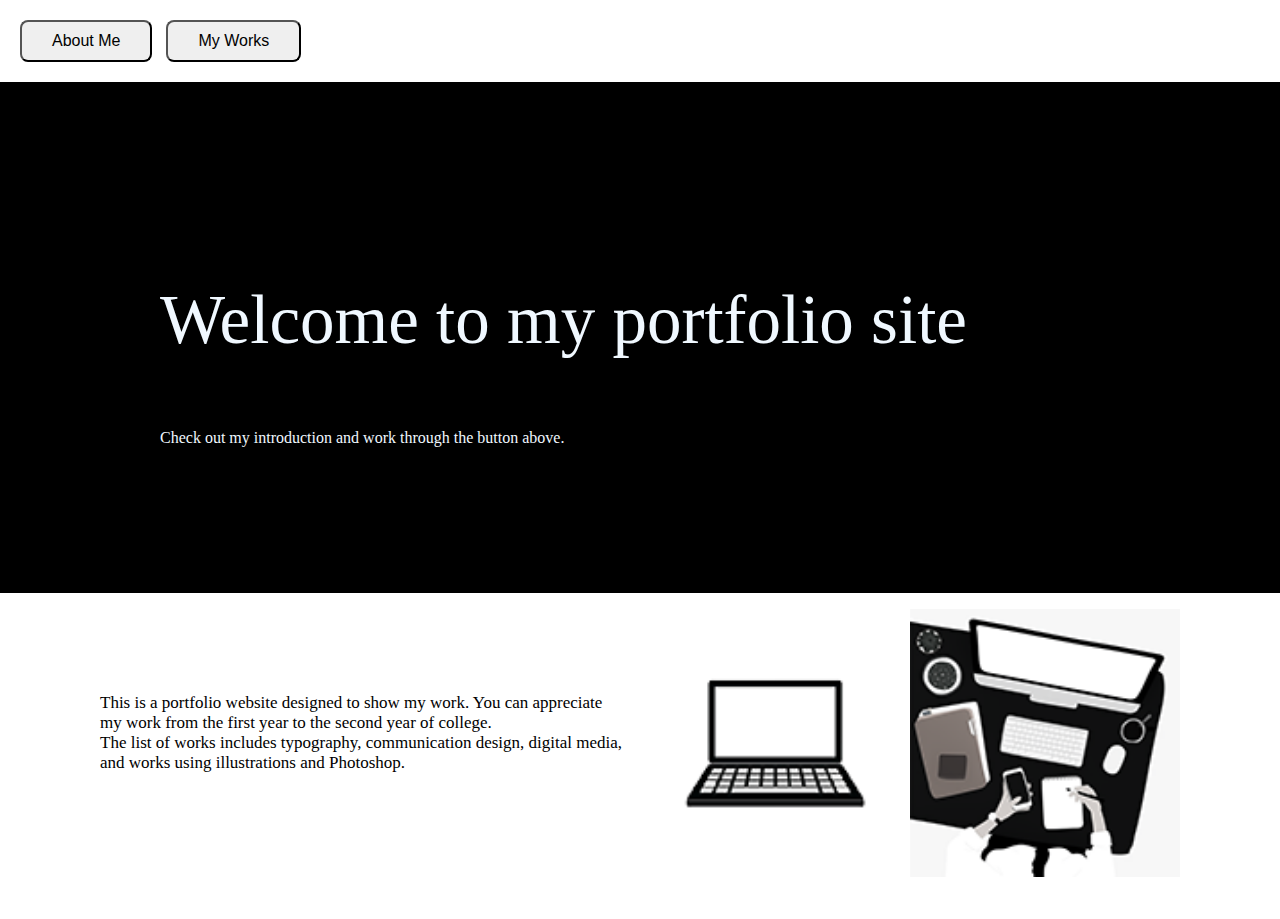
<file: index.html>
<!DOCTYPE html>
<html lang="ko">
  <head>
    <meta charset="UTF-8" />
    <meta name="viewport" content="width=device-width, initial-scale=1.0" />
    <title>My Portfolio</title>
    <link rel="stylesheet" href="./style/style.css" />
  </head>
  <body>
    <div class="navigation2">
      <button id="aboutBtn" class="nav-button">About Me</button>
      <button id="workBtn" class="nav-button">My Works</button>
    </div>
    <div class="page">
      <p class="tittle1">Welcome to my portfolio site</p>
      <p>Check out my introduction and work through the button above.</p>
    </div>
    <div class="page2">
      <p class="text">
        This is a portfolio website designed to show my work.<bar /> You can
        appreciate<br />
        my work from the first year to the second year of college.<br />The list
        of works includes typography, communication design, digital media, and
        works using illustrations and Photoshop.
      </p>
      <p><img src="./img/image1.png" class="image3" /></p>
      <p><img src="./img/image4.jpg" class="image3" /></p>
    </div>

    <script>
      // 버튼 요소 가져오기
      const aboutBtn = document.getElementById('aboutBtn');
      const workBtn = document.getElementById('workBtn');

      // About 버튼 클릭 시 aboutme.html로 이동
      aboutBtn.addEventListener('click', function () {
        window.location.href = 'aboutme.html';
      });

      // Work 버튼 클릭 시 mywork.html로 이동
      workBtn.addEventListener('click', function () {
        window.location.href = 'mywork.html';
      });
    </script>
  </body>
</html>
</file>
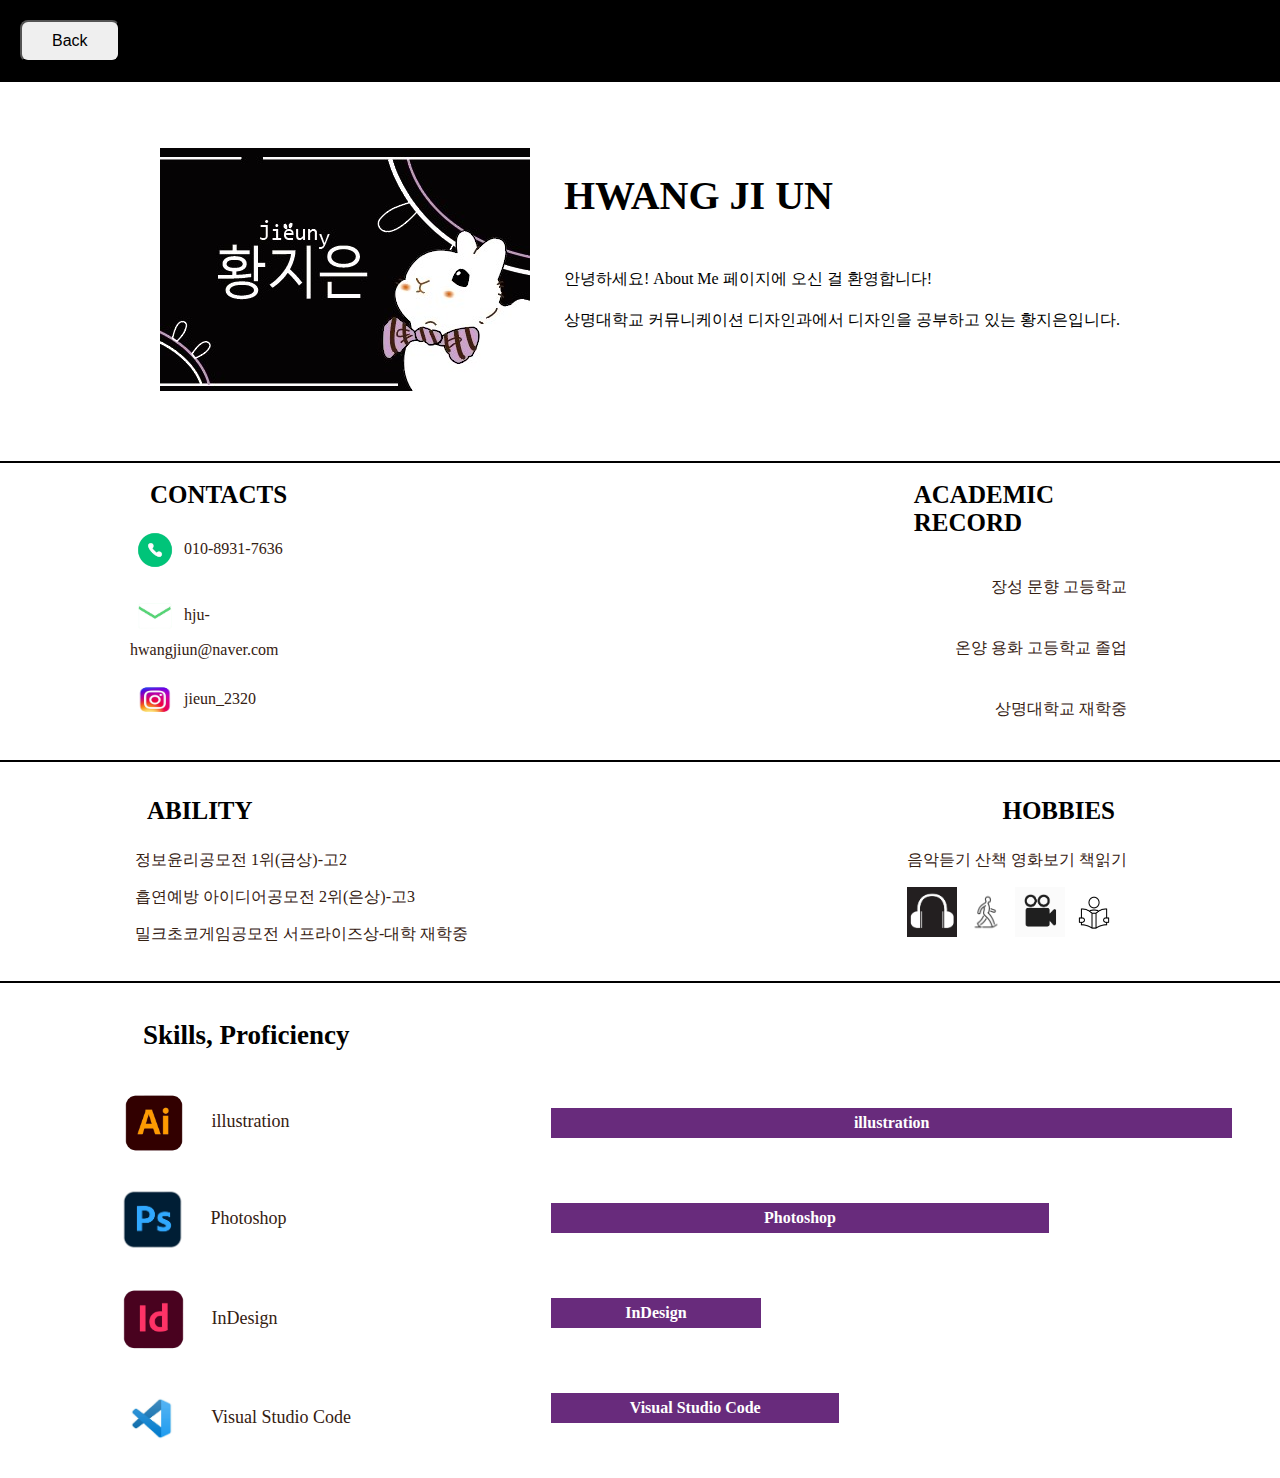
<file: aboutme.html>
<!DOCTYPE html>
<html lang="ko">
  <head>
    <meta charset="UTF-8" />
    <meta name="viewport" content="width=device-width, initial-scale=1.0" />
    <title>About me</title>
    <link rel="stylesheet" href="./style/style.css" />
  </head>
  <body>
    <div class="navigation">
      <button id="backBtn" class="nav-button">Back</button>
    </div>
    <div id="about" class="container">
      <div class="container1">
        <div class="container1__left">
          <p><img src="./img/image3.jpg" /></p>
        </div>
        <div class="container1__right">
          <p class="name">HWANG JI UN</p>
          <p class="intro">안녕하세요! About Me 페이지에 오신 걸 환영합니다!</p>
          <p class="intro">
            상명대학교 커뮤니케이션 디자인과에서 디자인을 공부하고 있는
            황지은입니다.
          </p>
        </div>
      </div>
      <div class="container2">
        <div class="container2__left">
          <p class="name2">CONTACTS</p>
          <p>
            <img src="./img/icon1-1.png" class="small-image" /> 010-8931-7636
          </p>
          <p>
            <img src="./img/icon2-2.png" class="small-image" />
            hju-hwangjiun@naver.com
          </p>
          <p><img src="./img/icon3-3.png" class="small-image" /> jieun_2320</p>
        </div>
        <div class="container2__right">
          <p class="name2-2">ACADEMIC RECORD</p>
          <p class="intro2">장성 문향 고등학교</p>
          <p class="intro2">온양 용화 고등학교 졸업</p>
          <p class="intro2">상명대학교 재학중</p>
        </div>
      </div>
      <div class="container3">
        <div class="container3__left">
          <p class="name3">ABILITY</p>
          <p class="intro3">정보윤리공모전 1위(금상)-고2</p>
          <p class="intro3">흡연예방 아이디어공모전 2위(은상)-고3</p>
          <p class="intro3">밀크초코게임공모전 서프라이즈상-대학 재학중</p>
        </div>
        <div class="container3__right">
          <p class="name3-2">HOBBIES</p>
          <p class="intro3-2">음악듣기 산책 영화보기 책읽기</p>
          <p>
            <img src="./img/icon4-4.jpg" class="small-image" />
            <img src="./img/icon5-5.jpg" class="small-image" />
            <img src="./img/icon6-6-6.jpg" class="small-image" />
            <img src="./img/icon7-7.jpg" class="small-image" />
          </p>
        </div>
      </div>
      <div class="container4">
        <div class="container4__left">
          <p class="name4">Skills, Proficiency</p>
          <p><img src="./img/icon8-8.png" class="big-image" /> illustration</p>
          <p>
            <img src="./img/icon9-9-9.jpg.png" class="big2-image" /> Photoshop
          </p>
          <p><img src="./img/icon10.png" class="big3-image" /> InDesign</p>
          <p>
            <img src="./img/icon11.png" class="big4-image" /> Visual Studio Code
          </p>
        </div>
        <div class="container4__right">
          <div class="bar" style="width: 520%">illustration</div>
          <div class="bar" style="width: 380%">Photoshop</div>
          <div class="bar" style="width: 160%">InDesign</div>
          <div class="bar" style="width: 220%">Visual Studio Code</div>
        </div>
      </div>
    </div>

    <script>
      // 버튼 요소 가져오기
      const backBtn = document.getElementById('backBtn');

      // Back 버튼 클릭 시 index.html로 이동
      backBtn.addEventListener('click', function () {
        window.location.href = 'index.html';
      });
    </script>
  </body>
</html>
</file>
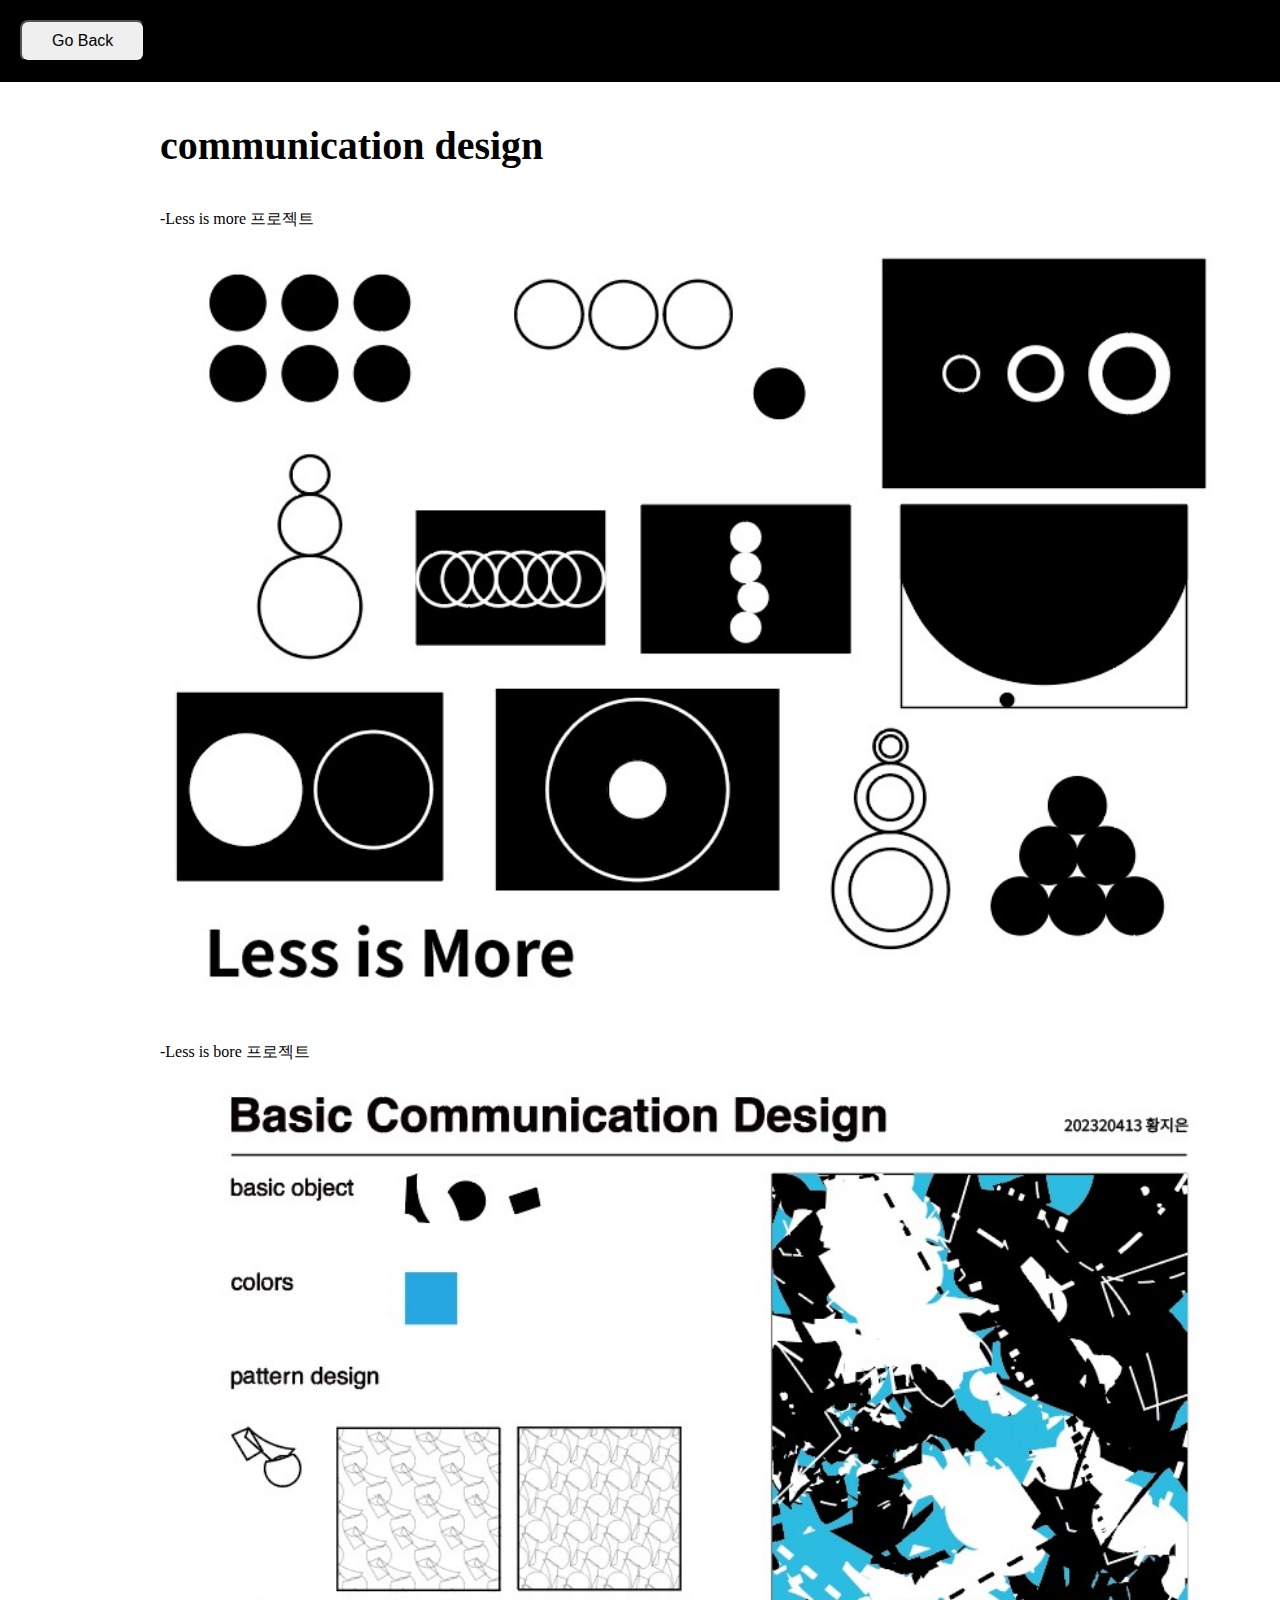
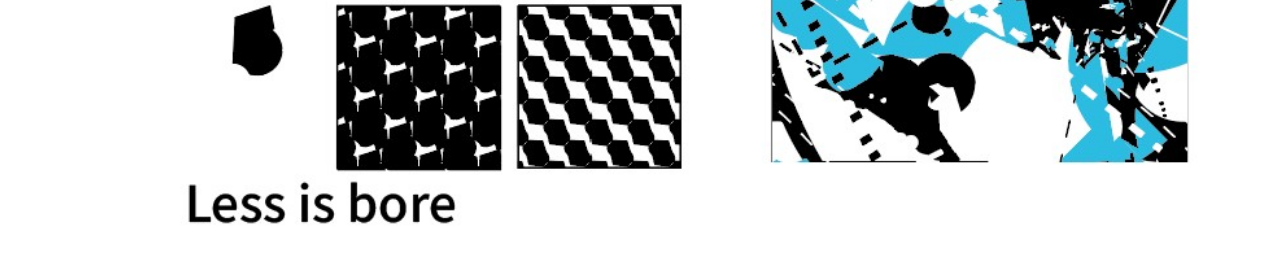
<file: communication-design.html>
<!DOCTYPE html>
<html lang="ko">
  <head>
    <meta charset="UTF-8" />
    <meta name="viewport" content="width=device-width, initial-scale=1.0" />
    <title>typography</title>
    <link rel="stylesheet" href="./style/style.css" />
  </head>
  <body>
    <div class="navigation">
      <button id="gobackBtn" class="nav-button">Go Back</button>
    </div>
    <div class="container-3">
      <p class="tittle-3">communication design</p>
      <p>-Less is more 프로젝트</p>
      <p><img src="./img/work3.jpg" class="big-image" /></p>
      <p>-Less is bore 프로젝트</p>
      <p><img src="./img/work4.jpg" class="big-image" /></p>
    </div>
    <script>
      // 버튼 요소 가져오기
      const gobackBtn = document.getElementById('gobackBtn');

      // Go Back 버튼 클릭 시 mywork.html로 이동
      gobackBtn.addEventListener('click', function () {
        window.location.href = 'mywork.html';
      });
    </script>
  </body>
</html>
</file>
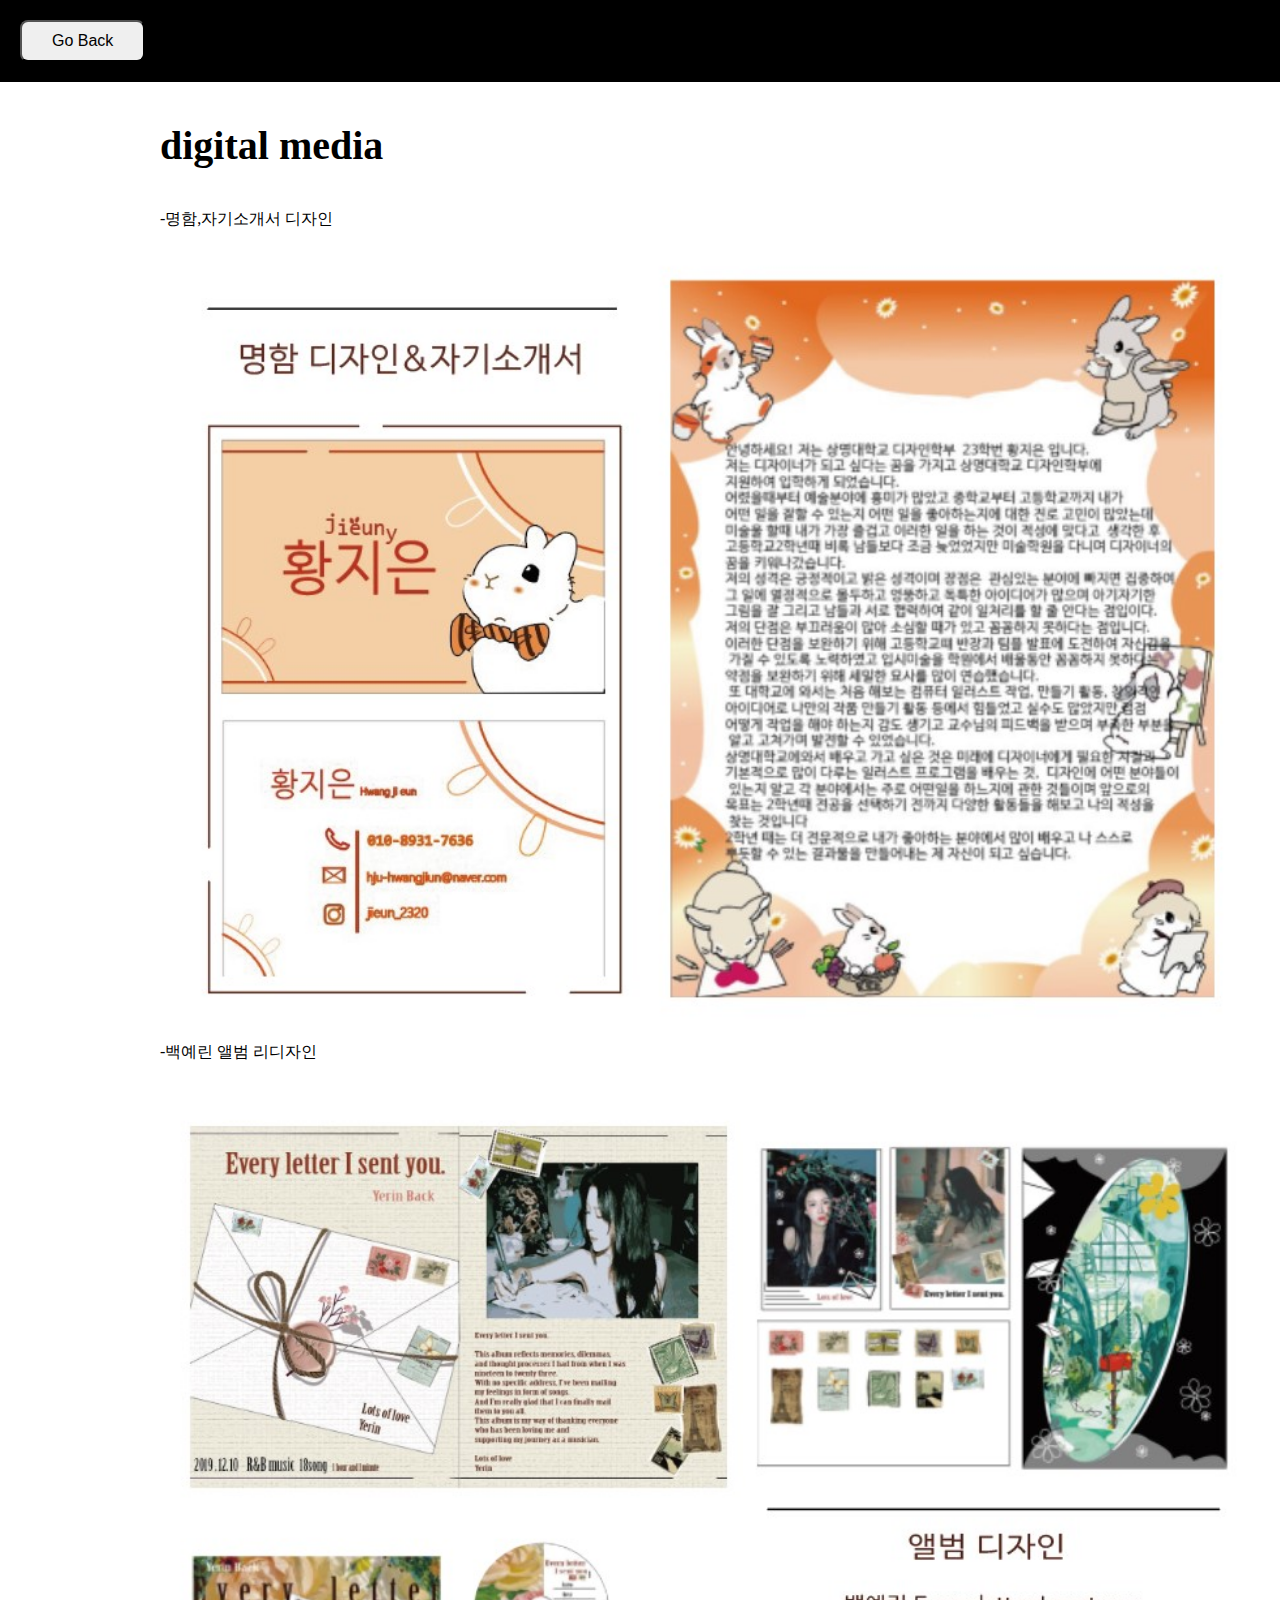
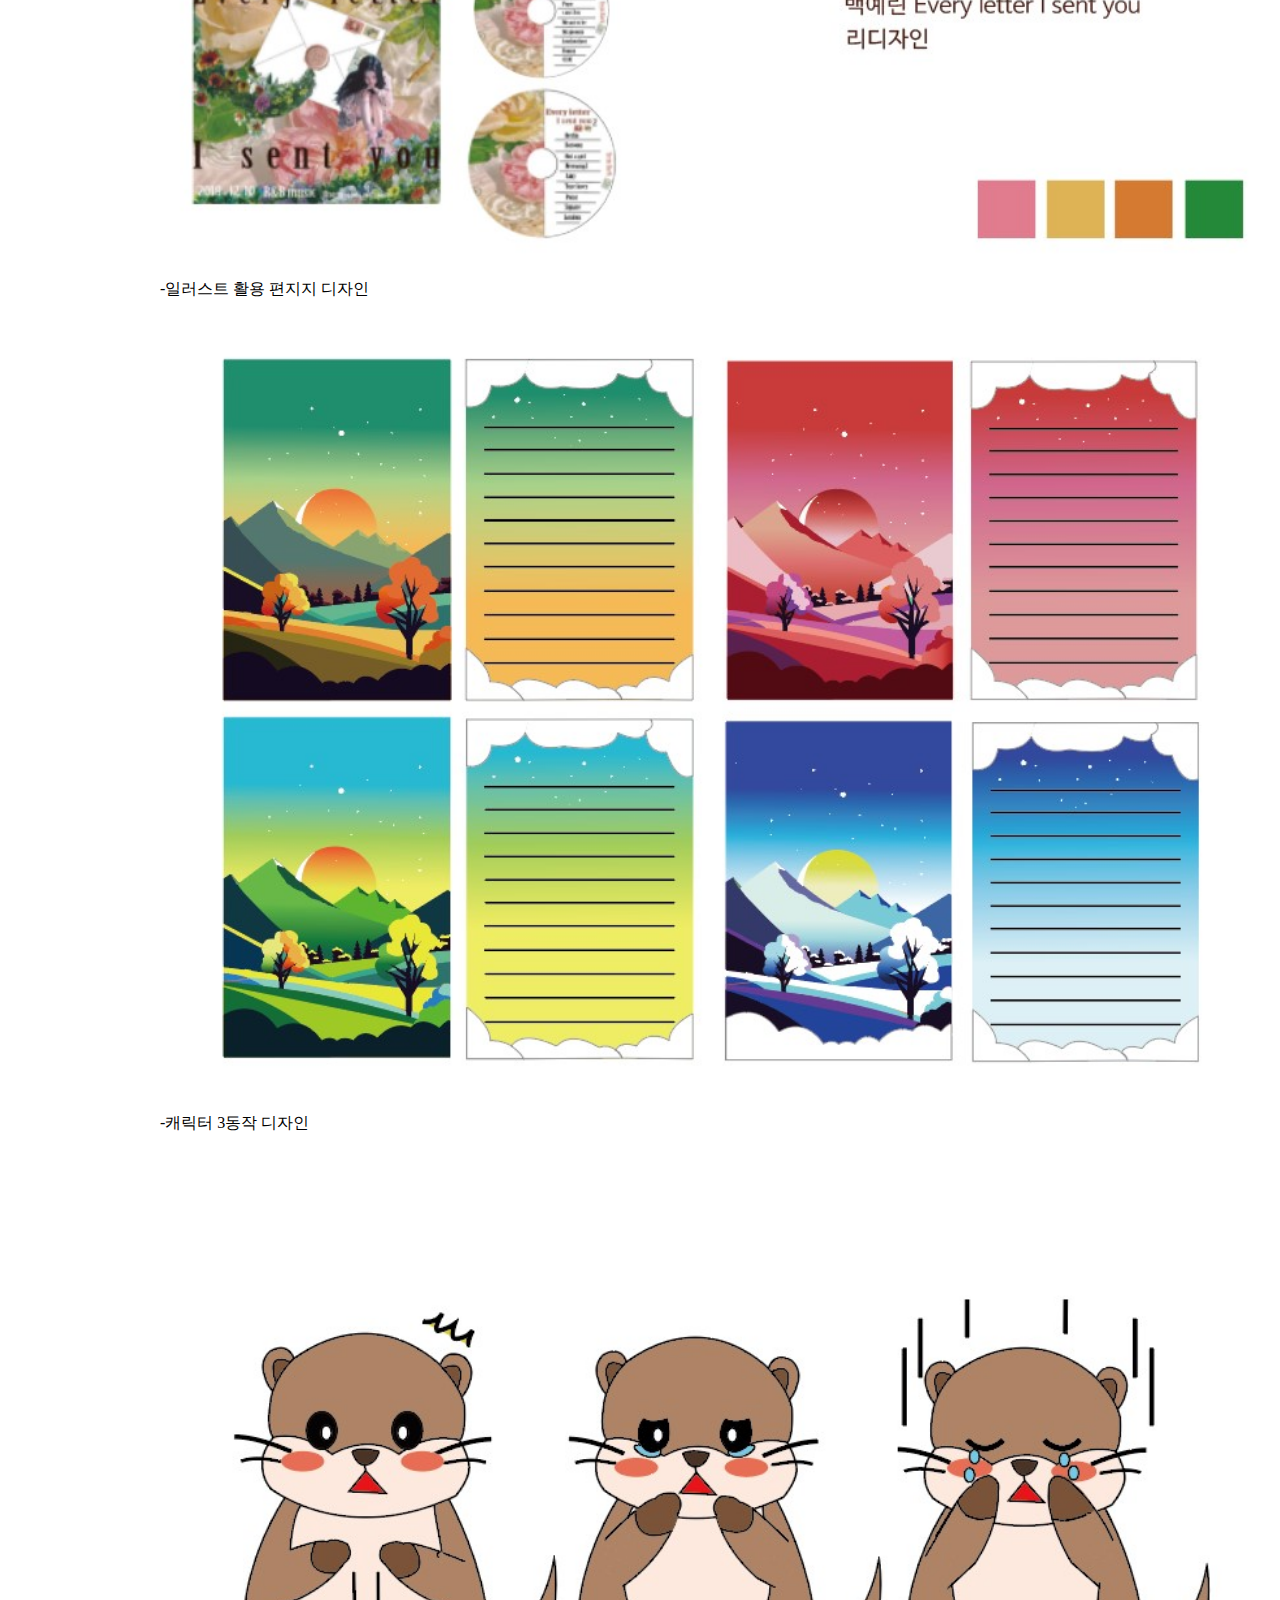
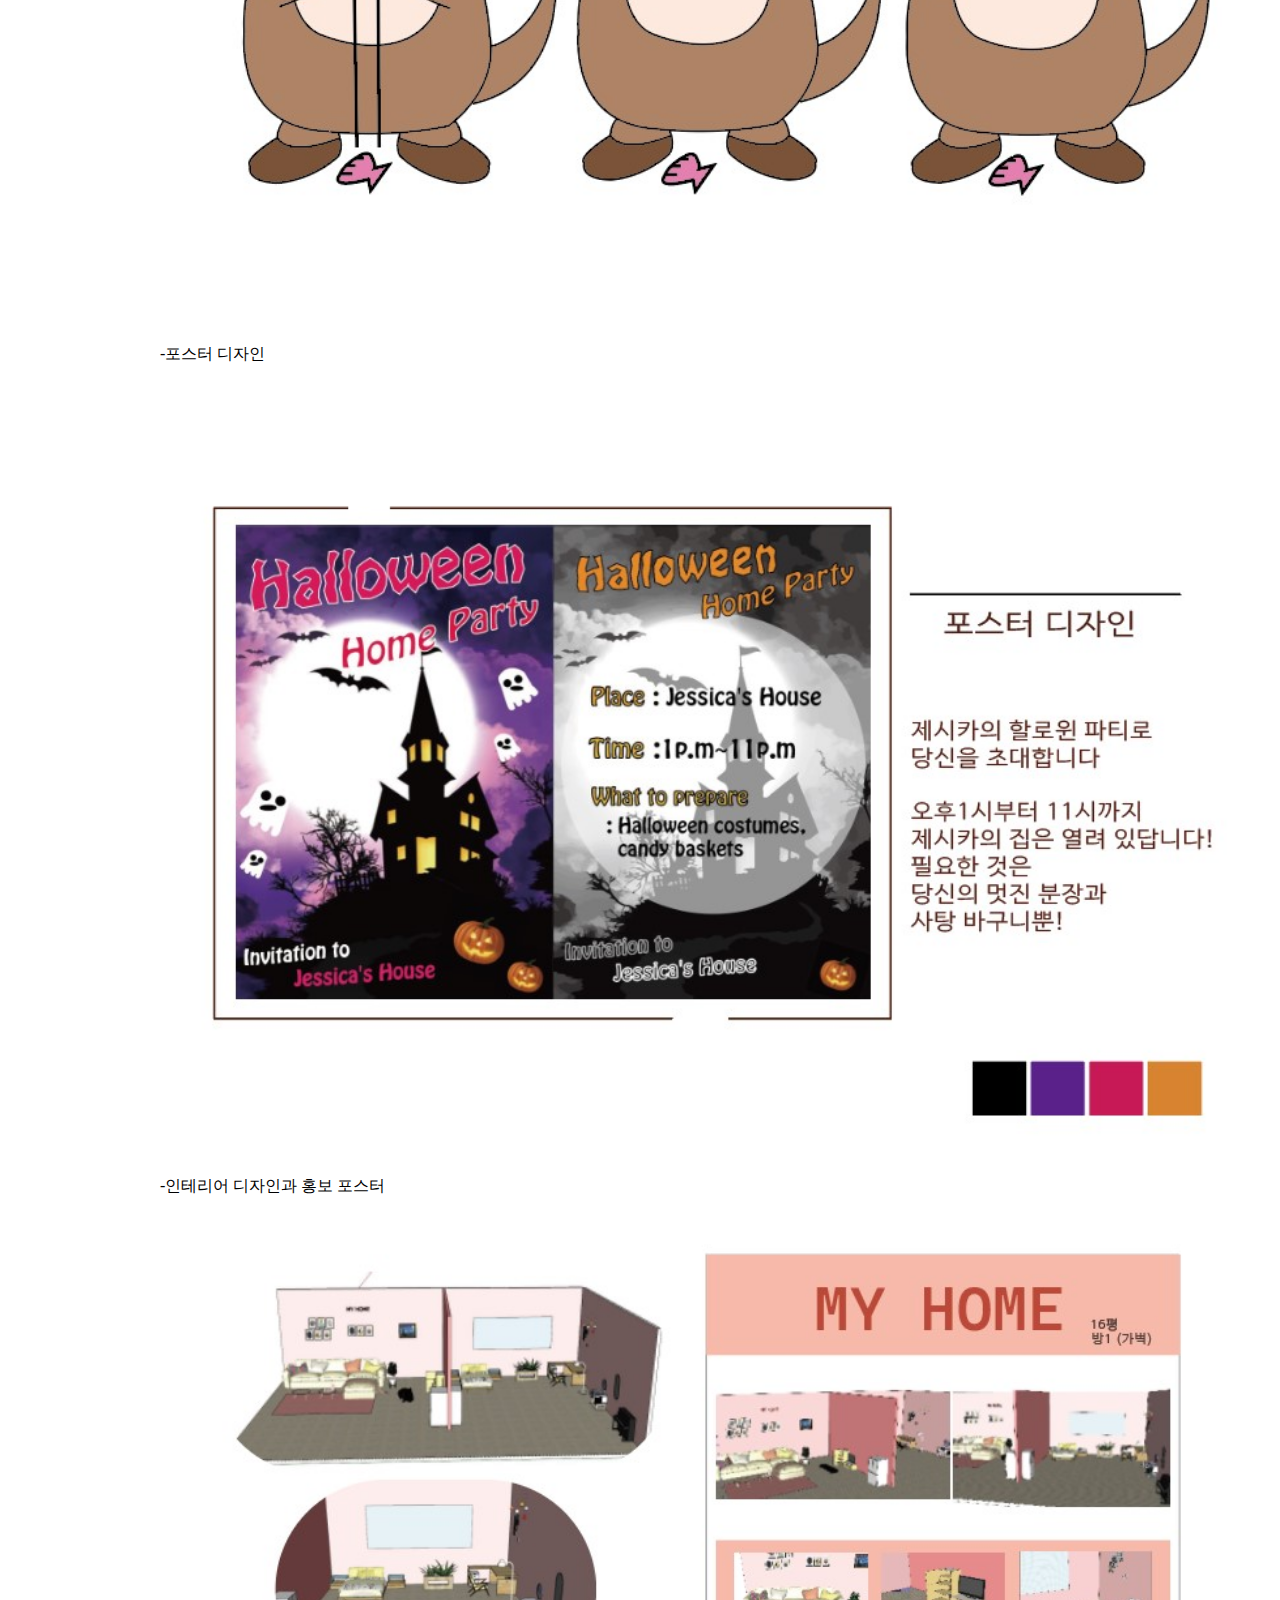
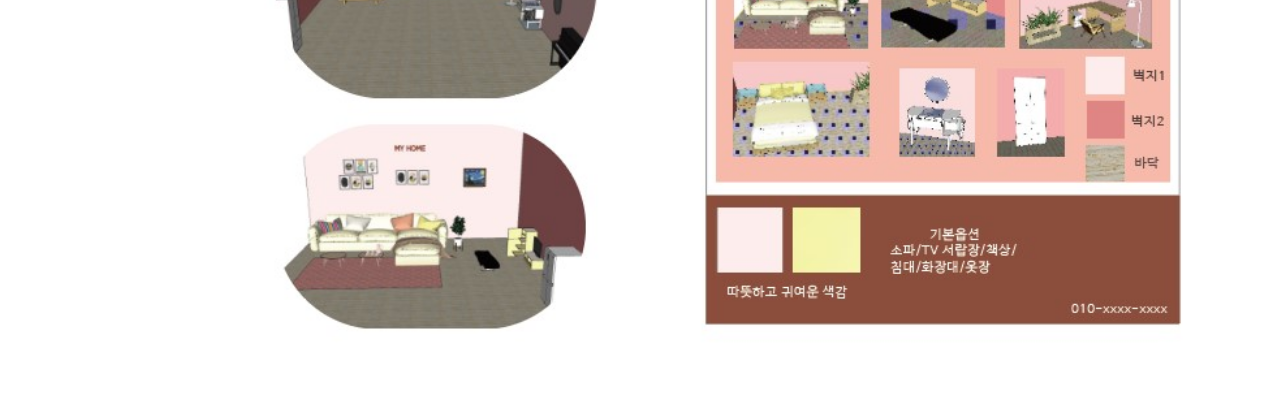
<file: digital-media.html>
<!DOCTYPE html>
<html lang="ko">
  <head>
    <meta charset="UTF-8" />
    <meta name="viewport" content="width=device-width, initial-scale=1.0" />
    <title>digital-media</title>
    <link rel="stylesheet" href="./style/style.css" />
  </head>
  <body>
    <div class="navigation">
      <button id="gobackBtn" class="nav-button">Go Back</button>
    </div>
    <div class="container-3">
      <p class="tittle-3">digital media</p>
      <p>-명함,자기소개서 디자인</p>
      <p><img src="./img/work5.jpg" class="big-image" /></p>
      <p>-백예린 앨범 리디자인</p>
      <p><img src="./img/work6.jpg" class="big-image" /></p>
      <p>-일러스트 활용 편지지 디자인</p>
      <p><img src="./img/work7.jpg" class="big-image" /></p>
      <p>-캐릭터 3동작 디자인</p>
      <p><img src="./img/work8.jpg" class="big-image" /></p>
      <p>-포스터 디자인</p>
      <p><img src="./img/work10.jpg" class="big-image" /></p>
      <p>-인테리어 디자인과 홍보 포스터</p>
      <p><img src="./img/work11.jpg" class="big-image" /></p>
    </div>
    <script>
      // 버튼 요소 가져오기
      const gobackBtn = document.getElementById('gobackBtn');

      // Go Back 버튼 클릭 시 mywork.html로 이동
      gobackBtn.addEventListener('click', function () {
        window.location.href = 'mywork.html';
      });
    </script>
  </body>
</html>
</file>
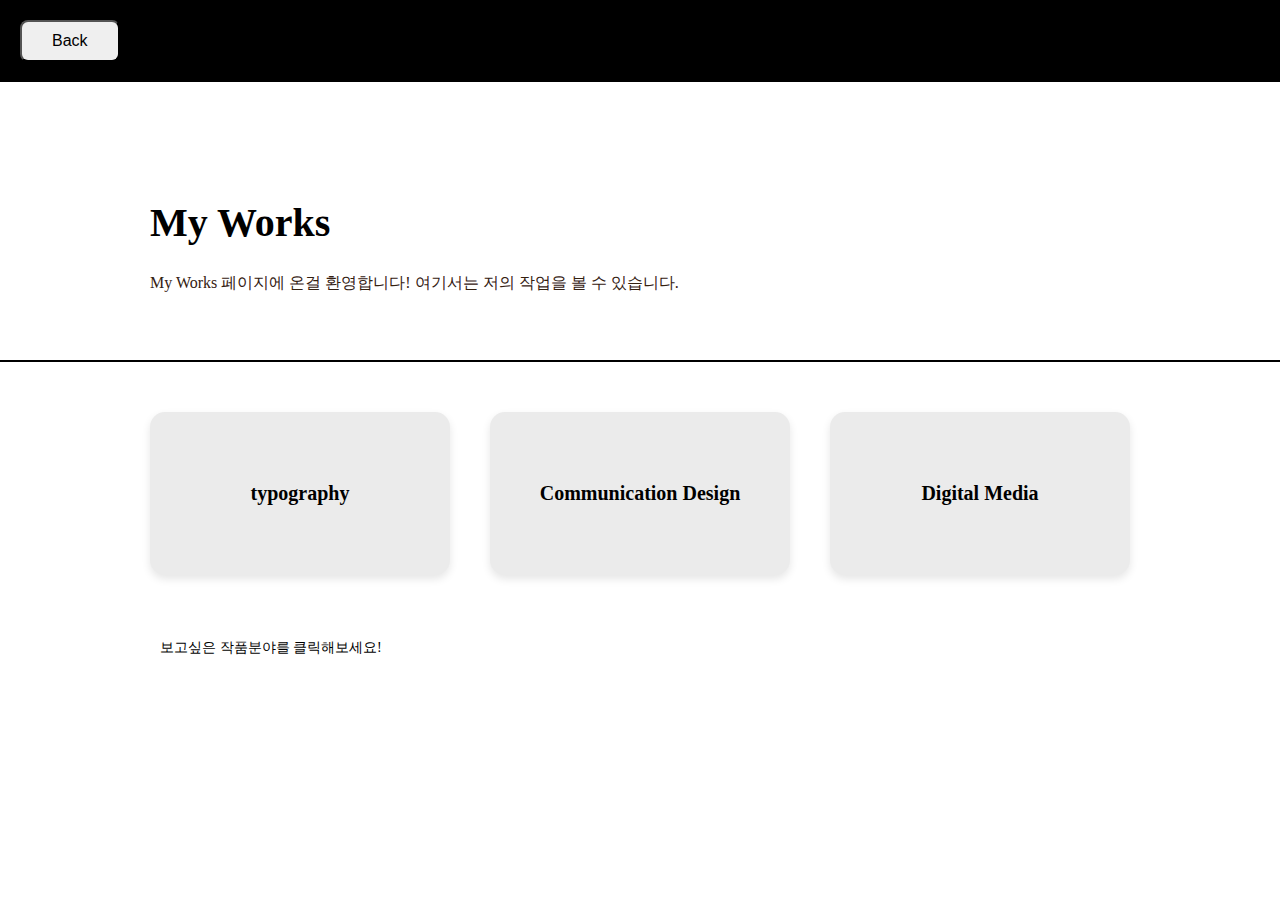
<file: mywork.html>
<!DOCTYPE html>
<html lang="ko">
  <head>
    <meta charset="UTF-8" />
    <meta name="viewport" content="width=device-width, initial-scale=1.0" />
    <title>My Works</title>
    <link rel="stylesheet" href="./style/style.css" />
  </head>
  <body>
    <div class="navigation">
      <button id="backBtn" class="nav-button">Back</button>
    </div>
    <div class="container-2">
      <h1 class="name5">My Works</h1>
      <p>
        My Works 페이지에 온걸 환영합니다! 여기서는 저의 작업을 볼 수 있습니다.
      </p>
    </div>
    <div class="work1">
      <p class="work-item" id="typography">typography</p>
      <p class="work-item" id="communication-design">Communication Design</p>
      <p class="work-item" id="digital-media">Digital Media</p>
    </div>
    <p class="text2">보고싶은 작품분야를 클릭해보세요!</p>
    <script>
      // 버튼 요소 가져오기
      const backBtn = document.getElementById('backBtn');

      // Back 버튼 클릭 시 index.html로 이동
      backBtn.addEventListener('click', function () {
        window.location.href = 'index.html';
      });
      // Work 항목 클릭 시 해당 페이지로 이동
      document
        .getElementById('typography')
        .addEventListener('click', function () {
          window.location.href = 'typography.html';
        });

      document
        .getElementById('communication-design')
        .addEventListener('click', function () {
          window.location.href = 'communication-design.html';
        });

      document
        .getElementById('digital-media')
        .addEventListener('click', function () {
          window.location.href = 'digital-media.html';
        });
    </script>
  </body>
</html>
</file>
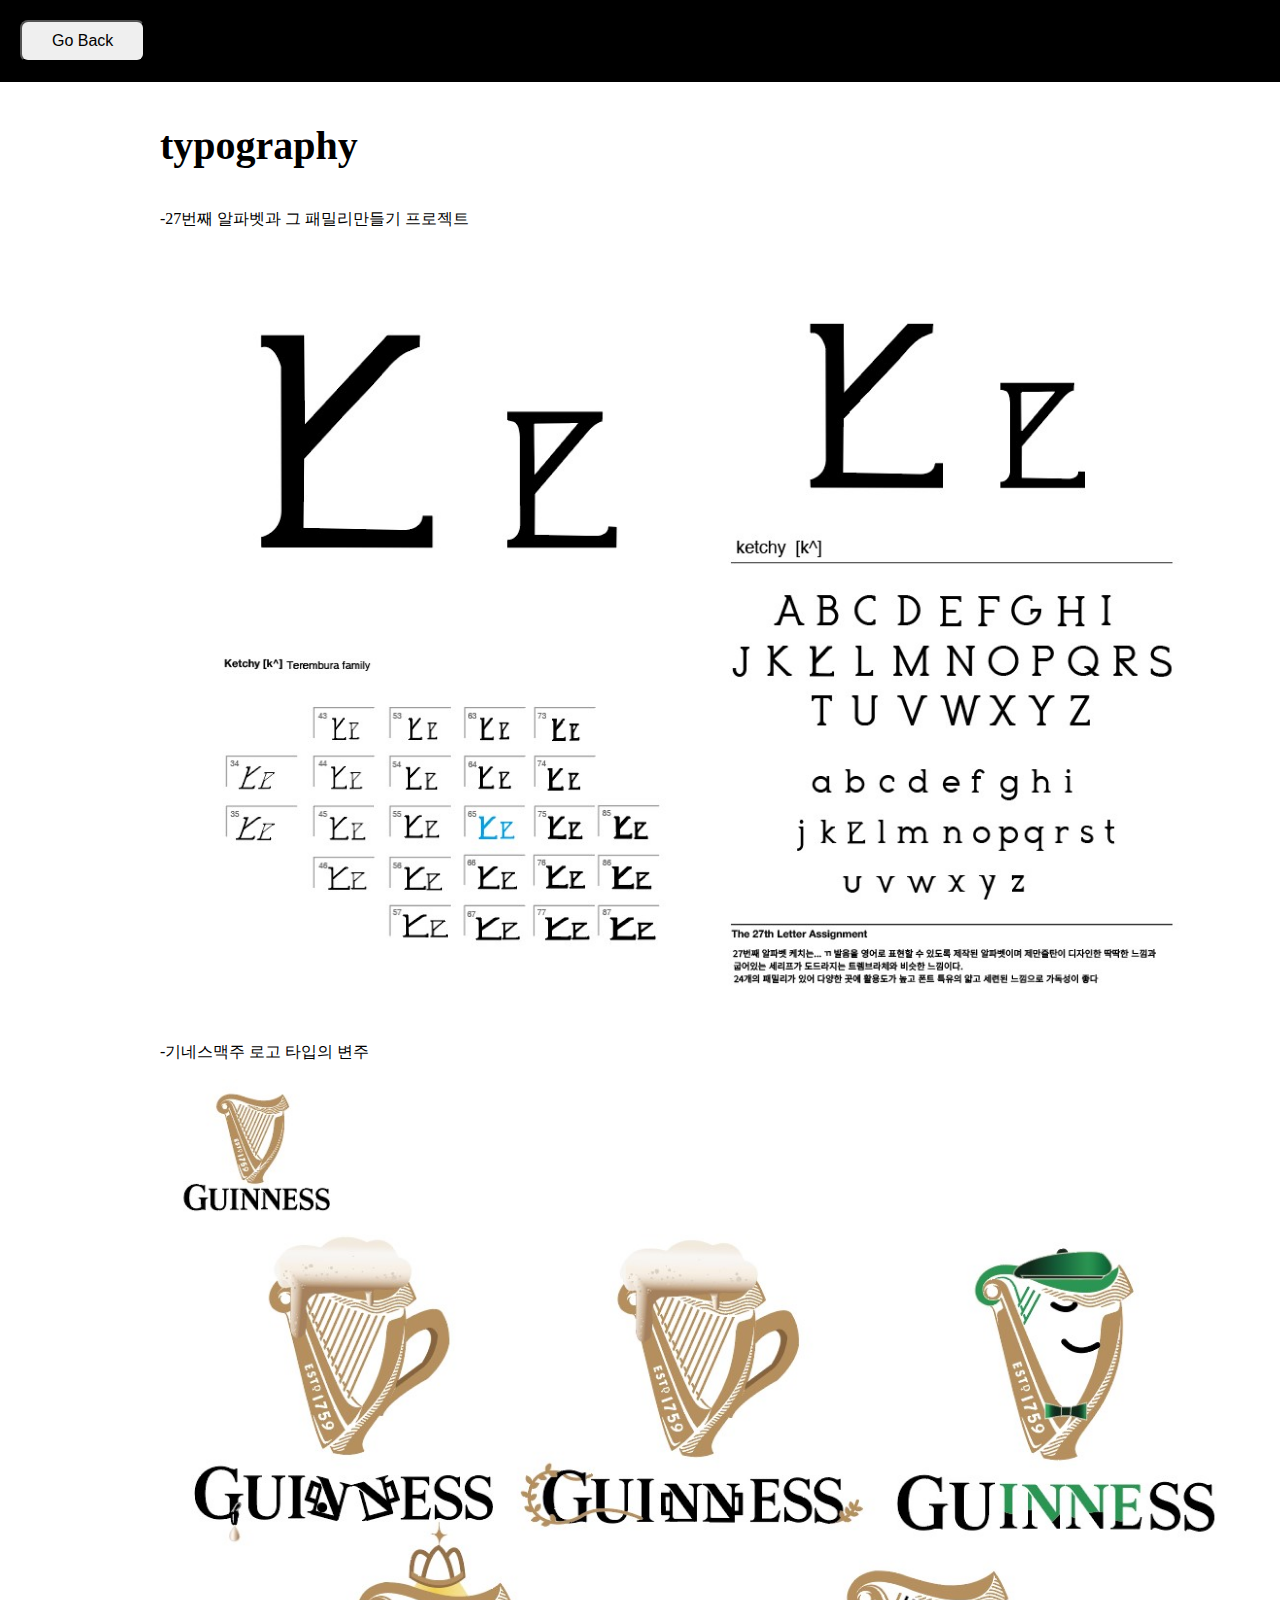
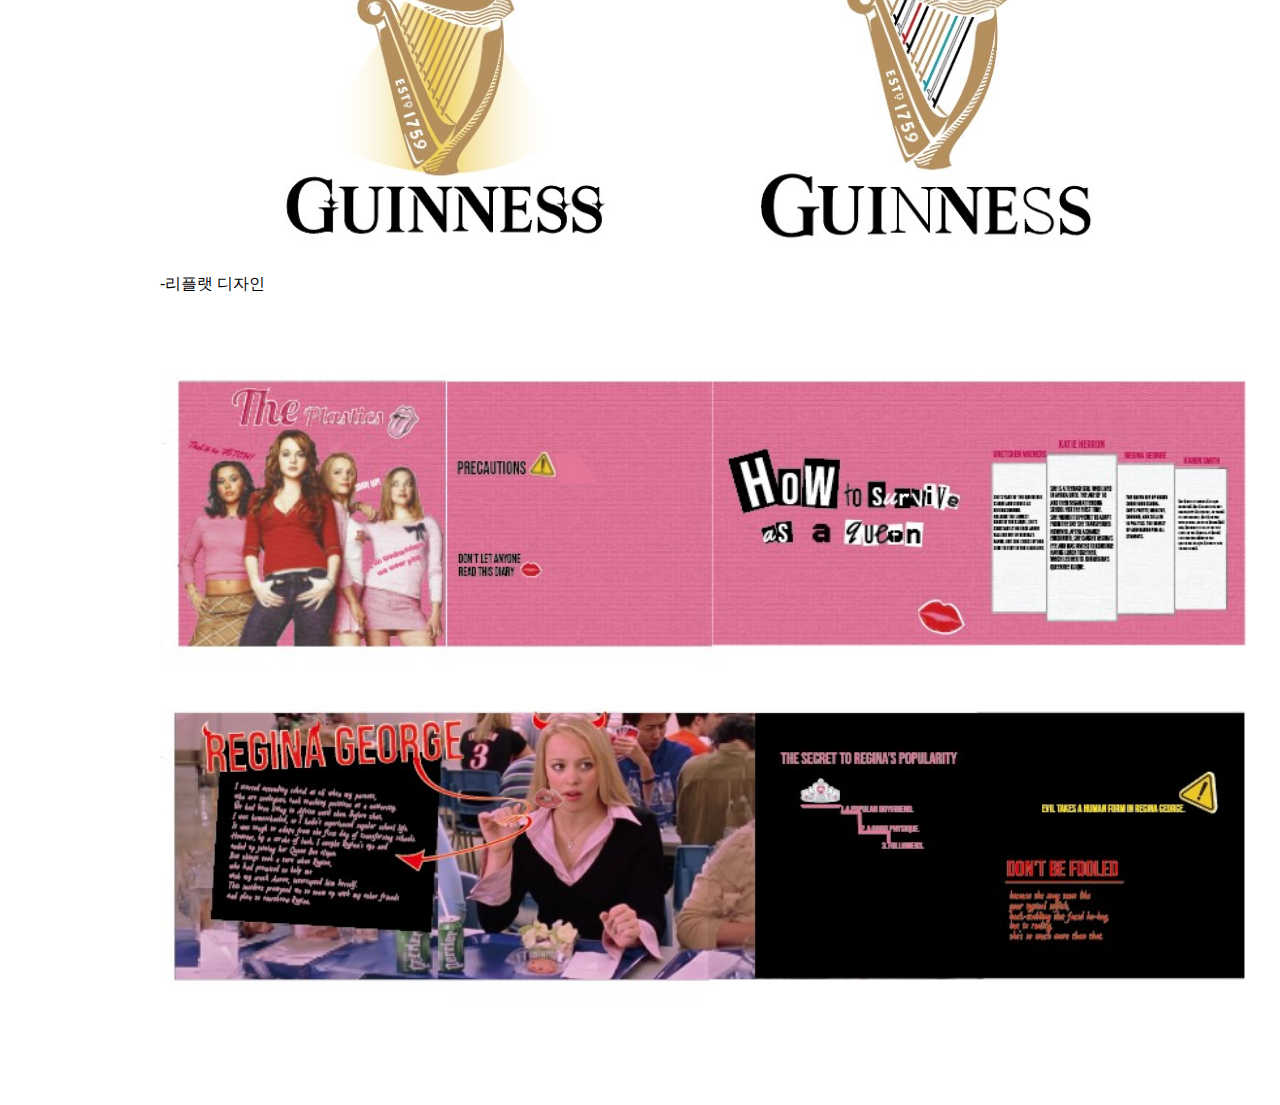
<file: typography.html>
<!DOCTYPE html>
<html lang="ko">
  <head>
    <meta charset="UTF-8" />
    <meta name="viewport" content="width=device-width, initial-scale=1.0" />
    <title>typography</title>
    <link rel="stylesheet" href="./style/style.css" />
  </head>
  <body>
    <div class="navigation">
      <button id="gobackBtn" class="nav-button">Go Back</button>
    </div>
    <div class="container-3">
      <p class="tittle-3">typography</p>
      <p>-27번째 알파벳과 그 패밀리만들기 프로젝트</p>
      <p><img src="./img/work1.jpg" class="big-image" /></p>
      <p>-기네스맥주 로고 타입의 변주</p>
      <p><img src="./img/work2.jpg" class="big-image" /></p>
      <p>-리플랫 디자인</p>
      <p><img src="./img/work12.jpg" class="big-image" /></p>
    </div>
    <script>
      // 버튼 요소 가져오기
      const gobackBtn = document.getElementById('gobackBtn');

      // Go Back 버튼 클릭 시 mywork.html로 이동
      gobackBtn.addEventListener('click', function () {
        window.location.href = 'mywork.html';
      });
    </script>
  </body>
</html>
</file>
<file: style/style.css>
@charset "UTF-8";
* {
  box-sizing: border-box;
}

body {
  margin: 0;
}

.navigation {
  padding: 15px;
  margin: 0;
  background-color: black;
}

.navigation2 {
  padding: 15px;
  margin: 0;
}

.nav-button {
  /* 버튼 배경색 */
  color: black; /* 버튼 텍스트 색 */
  border-color: black;
  padding: 10px 30px; /* 여백 조정 */
  margin: 5px; /* 버튼 간격 */
  border-radius: 8px; /* 둥근 테두리 */
  cursor: pointer; /* 커서 모양 변경 */
  font-size: 16px; /* 폰트 크기 */
}

.container {
  max-width: 100%;
  margin: 0;
}

.container1 {
  padding-inline: 160px;
  padding-block: 50px;
  text-align: left;
  justify-content: space-between;
  border-bottom: 2px solid black; /* 선의 두께와 색상 */
  margin: 10px 0; /* 선 위아래의 여백 */
  margin-block: 0;
  display: flex;
}

.container1__right .name {
  font-size: 40px;
  font-weight: bold;
  color: black;
  margin-block: 10px;
  margin-bottom: 50px;
  margin-top: 40px;
}

.container1__right .intro {
  font-size: 16px;
  color: black;
  margin-top: 20px;
}

.container2 {
  padding-left: 60px;
  padding-right: 10px;
  display: flex;
  border-bottom: 2px solid black; /* 선의 두께와 색상 */
  margin: 10px 0; /* 선 위아래의 여백 */
  justify-content: space-between;
}

.small-image {
  width: 50px; /* 원하는 크기로 조절 */
  height: auto;
  height: 50px;
  vertical-align: middle;
  gap: 5px;
}

.container2__left {
  margin-left: 70px;
  color: #342011;
}

.container2__left .name2 {
  font-size: 25px;
  font-weight: bold;
  color: black;
  margin-block: 8px;
  margin-left: 20px;
}

.container2__right {
  margin-left: 600px;
  margin-right: 143px;
}

.container2__right .name2-2 {
  font-size: 25px;
  font-weight: bold;
  color: black;
  margin-block: 8px;
  margin-right: 10px;
}

.container2__right .intro2 {
  font-size: 16px;
  color: #342011;
  margin: 40px;
  text-align: right;
  margin-right: 0px;
}

.container3 {
  padding-inline: 135px;
  display: flex;
  justify-content: space-between;
  border-bottom: 2px solid black; /* 선의 두께와 색상 */
  margin: 10px 0; /* 선 위아래의 여백 */
  padding-bottom: 20px;
  color: #342011;
}

.container3__right {
  margin-right: 18px;
}

.container3__left .name3 {
  font-size: 25px;
  font-weight: bold;
  color: black;
  margin-left: 12px;
}

.container3__right .name3-2 {
  font-size: 25px;
  font-weight: bold;
  color: black;
  text-align: right;
  margin-right: 12px;
}

.container4 {
  padding-inline: 95px;
  display: flex;
  color: #342011;
}

.container4__left .name4 {
  font-size: 27px;
  font-weight: bold;
  color: black;
  text-align: left;
  margin-left: 48px;
}

.container4__left {
  font-size: 18px;
  color: #342011;
}

.container4__right {
  text-align: right;
  margin-right: 55px;
  margin-left: 200px;
  padding-top: 50px;
}

.container4__right .name4-2 {
  font-size: 27px;
  font-weight: bold;
  color: black;
  margin-right: 45px;
  margin-bottom: 0;
  margin-left: 500px;
}

.container4__left .big-image {
  width: 90px; /* 원하는 크기로 조절 */
  height: 90px; /* 원하는 크기로 조절 */
  vertical-align: middle;
  margin-right: 5px; /* 이미지 사이의 간격 */
  margin-block: 5px;
  margin-block: 0;
  margin-left: 14px;
  margin-right: 8px;
}

.container4__left .big2-image {
  width: 67px; /* 원하는 크기로 조절 */
  height: 67px; /* 원하는 크기로 조절 */
  vertical-align: middle;
  margin-right: 5px; /* 이미지 사이의 간격 */
  margin-block: 5px;
  margin-block: 0;
  margin-left: 24px;
  margin-right: 20px;
}

.container4__left .big3-image {
  width: 97px; /* 원하는 크기로 조절 */
  height: 97px; /* 원하는 크기로 조절 */
  vertical-align: middle;
  margin-right: 5px; /* 이미지 사이의 간격 */
  margin-block: 5px;
  margin-block: 0;
  margin-left: 10px;
}

.container4__left .big4-image {
  width: 65px; /* 원하는 크기로 조절 */
  height: 65px; /* 원하는 크기로 조절 */
  vertical-align: middle;
  margin-right: 5px; /* 이미지 사이의 간격 */
  margin-block: 5px;
  margin-block: 0;
  margin-left: 24px;
  margin-right: 23px;
}

.bar {
  height: 30px;
  background-color: #682b7c;
  margin: 10px 0;
  color: white;
  text-align: center;
  line-height: 30px;
  font-weight: bold;
  margin-block: 55px;
  margin-top: 65px;
}

.container-2 {
  color: #342011;
  padding-inline: 150px;
  margin-block: 0;
  padding-block: 90px;
  border-bottom: 2px solid black; /* 선의 두께와 색상 */
  padding-bottom: 50px;
}

.container-2 .name5 {
  color: black;
  font-size: 40px;
}

.work1 {
  margin-block: 0;
  padding-inline: 150px;
  padding-block: 30px;
  display: grid;
  grid-template-columns: repeat(3, 1fr);
  grid-gap: 40px;
}

.work-item {
  background-color: #ebebeb; /* 배경색 */
  padding: 20px; /* 여백 */
  text-align: center; /* 텍스트 가운데 정렬 */
  border-radius: 15px; /* 둥근 테두리 */
  box-shadow: 0 4px 8px rgba(0, 0, 0, 0.1); /* 그림자 효과 */
  padding-block: 70px;
  font-size: 20px;
  font-weight: 570;
  cursor: pointer;
}

.name5 {
  color: #f45d5d;
}

.name6 {
  margin-block: 0;
  margin-left: 72px;
  font-size: 20px;
  color: #342011;
}

.work-image {
  width: 1000px; /* 원하는 크기로 조절 */
  height: auto;
  height: 750px;
  vertical-align: middle;
  gap: 5px;
  margin-left: 72px;
  border: 2px solid #000; /* 테두리 추가 */
}

.tittle {
  font-size: 14px;
  margin-left: 72px;
  margin-block: 25px;
}

.page {
  padding-inline: 160px;
  padding-block: 130px;
  background-color: black;
  color: aliceblue;
  font-size: 16px;
}

.page .tittle1 {
  font-size: 69px;
  font-weight: 540;
}

.page2 {
  padding-inline: 100px;
  margin: 0;
}

.page2 .text {
  margin-top: 100px;
  font-size: 17px;
}

.text2 {
  margin-left: 160px;
  font-size: 14px;
  margin-bottom: 50px;
}

.container-3 {
  padding-inline: 160px;
}

.container-3 .tittle-3 {
  font-size: 40px;
  font-weight: 560;
  margin-bottom: 40px;
}

.big-image {
  width: 1100px;
}

.page2 {
  display: flex;
  justify-content: space-between;
  padding-block: 0;
}

.image3 {
  width: 270px;
}

.text {
  margin-top: 30px; /* 위쪽 여백 설정 */
  margin-bottom: 50px; /* 아래쪽 여백 설정 */
}
</file>
